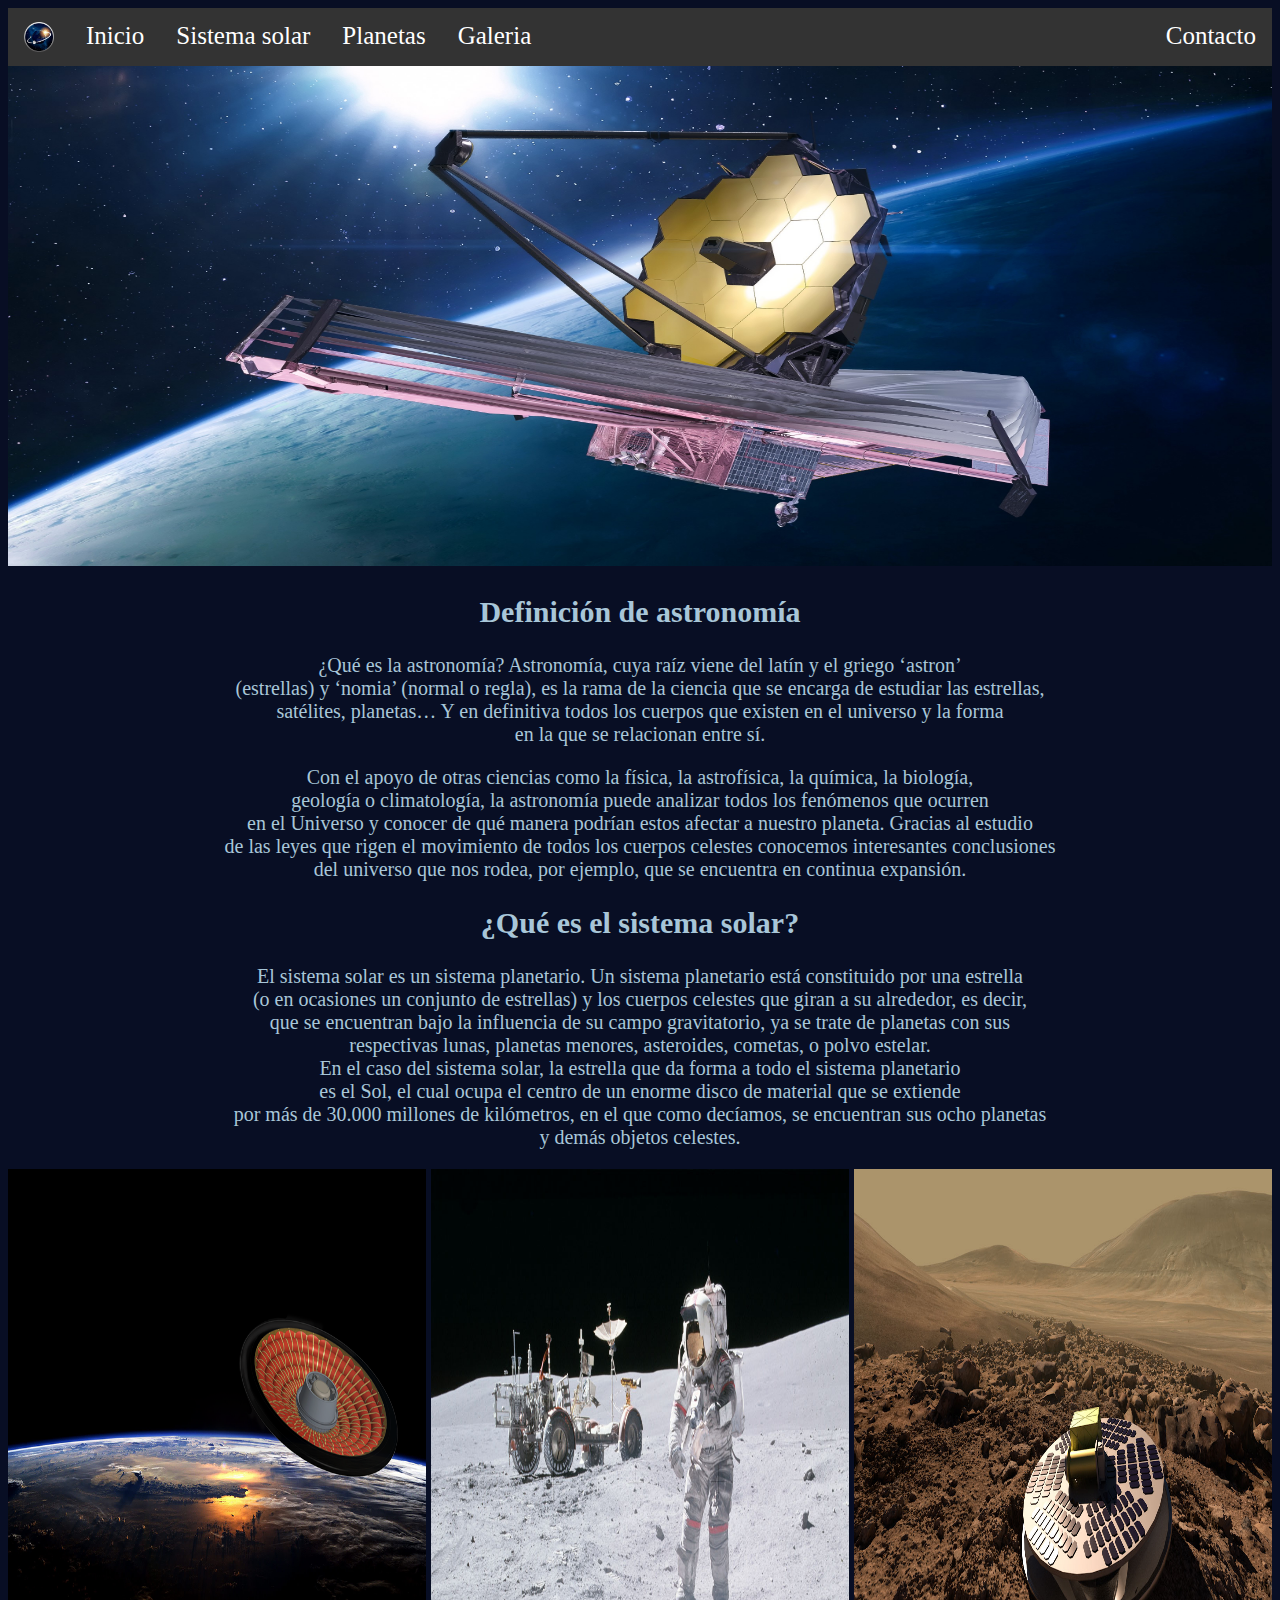
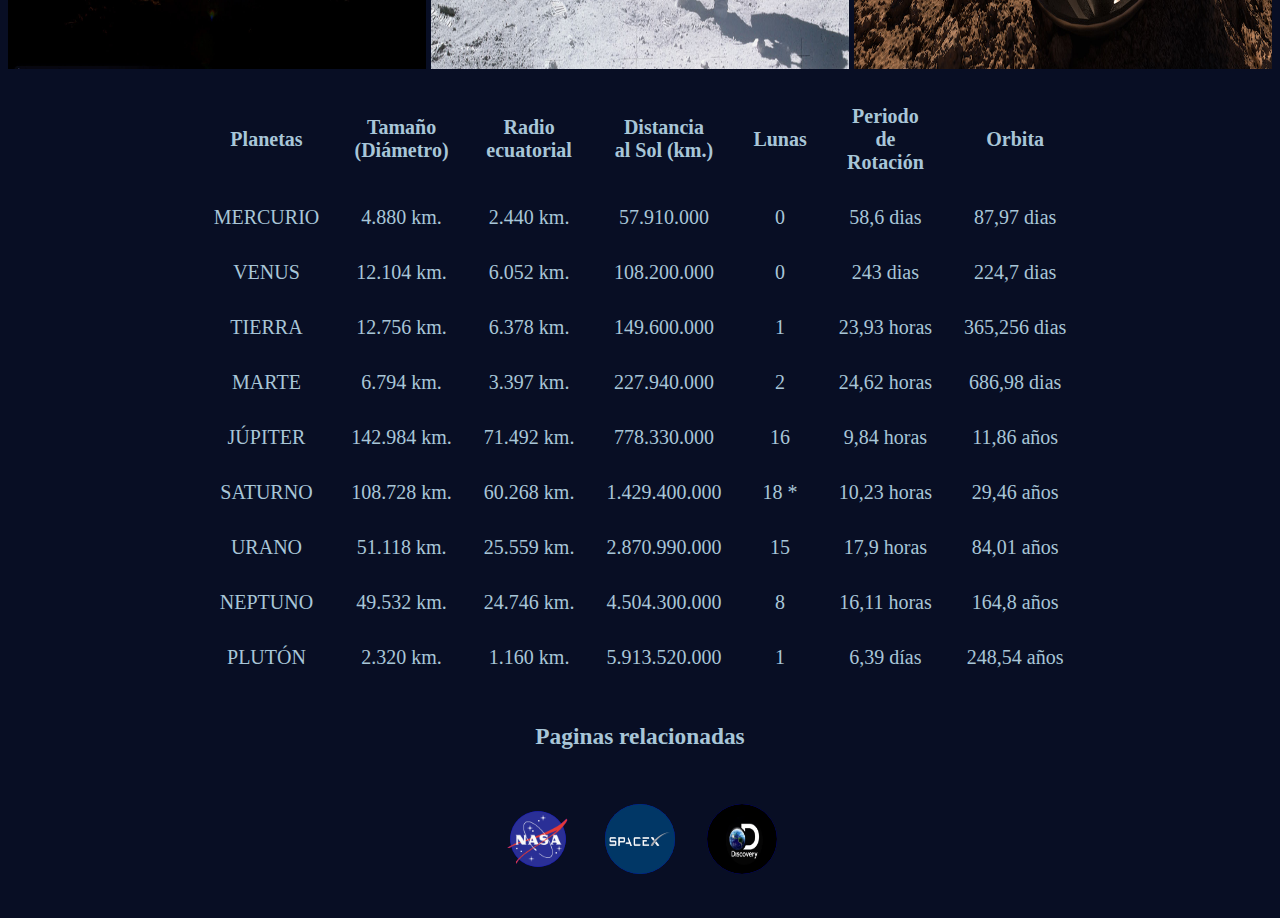
<file: index.html>
<!DOCTYPE html>
<html lang="en">
  <head>
    <meta charset="UTF-8" />
    <meta http-equiv="X-UA-Compatible" content="IE=edge" />
    <meta name="viewport" content="width=device-width, initial-scale=1.0" />
    <link rel="stylesheet" href="app.css" />
    <title>Cosmos</title>
    <link rel="icon" type="image/x-icon" href="icono.ico">
  </head>
  <body>
    <nav>
      <ul class="navbar">
        <li>
          <label for="" class="brand">
            <a href=""><img src="imagenes/logo.png" alt="" /> </a>
          </label>
        </li>
        <li class="titulos"><a href="index.html">Inicio</a></li>
        <li class="titulos">
          <a href="Paginas/sistemaSolar.html">Sistema solar</a>
        </li>
        <li class="titulos"><a href="Paginas/planetas.html">Planetas</a></li>
        <li class="titulos">
          <a href="Paginas/galeria.html">Galeria</a>
        </li>
        <li class="titulos" style="float: right">
          <a href="Paginas/contacto.html">Contacto</a>
        </li>
      </ul>
    </nav>

    <img src="imagenes/portada1.jpeg" />

   

    <div class="astronomia">
      <h2>Definición de astronomía</h2>

      <p>
        ¿Qué es la astronomía? Astronomía, cuya raíz viene del latín y el griego
        ‘astron’ <br />
        (estrellas) y ‘nomia’ (normal o regla), es la rama de la ciencia que se
        encarga de estudiar las estrellas,<br />
        satélites, planetas… Y en definitiva todos los cuerpos que existen en el
        universo y la forma <br />
        en la que se relacionan entre sí.<br />
      </p>

      <p>
        Con el apoyo de otras ciencias como la física, la astrofísica, la
        química, la biología,<br />
        geología o climatología, la astronomía puede analizar todos los
        fenómenos que ocurren <br />
        en el Universo y conocer de qué manera podrían estos afectar a nuestro
        planeta. Gracias al estudio<br />
        de las leyes que rigen el movimiento de todos los cuerpos celestes
        conocemos interesantes conclusiones <br />
        del universo que nos rodea, por ejemplo, que se encuentra en continua
        expansión.<br />
      </p>

      <h2>¿Qué es el sistema solar?</h2>
      <p class="parrafoSistema">
        El sistema solar es un sistema planetario. Un sistema planetario está
        constituido por una estrella <br />
        (o en ocasiones un conjunto de estrellas) y los cuerpos celestes que
        giran a su alrededor, es decir, <br />
        que se encuentran bajo la influencia de su campo gravitatorio, ya se
        trate de planetas con sus <br />
        respectivas lunas, planetas menores, asteroides, cometas, o polvo
        estelar.<br />

        En el caso del sistema solar, la estrella que da forma a todo el sistema
        planetario <br />
        es el Sol, el cual ocupa el centro de un enorme disco de material que se
        extiende <br />
        por más de 30.000 millones de kilómetros, en el que como decíamos, se
        encuentran sus ocho planetas <br />
        y demás objetos celestes. <br />
      </p>
    

      <div class="parent">
        <div class="div1"><img src="imagenes/inicioFoto3.jpeg" alt="" /> </div>
        <div class="div2"><img src="imagenes/inicioFoto4.jpeg" alt="" /> </div>
        <div class="div3"> <img src="imagenes/inicioFoto5.png" alt="" /></div>
        </div>





      <table class="tabla">
        <thead>
          <tr>
            <th>Planetas</th>
            <th>
              Tamaño<br />
              (Diámetro)
            </th>
            <th>
              Radio<br />
              ecuatorial
            </th>
            <th>
              Distancia<br />
              al Sol (km.)
            </th>
            <th>Lunas</th>
            <th>
              Periodo<br />
              de<br />
              Rotación<br />
            </th>
            <th>Orbita</th>
          </tr>
        </thead>
        <tbody>
          <tr>
            <td>MERCURIO</td>
            <td>4.880 km.</td>
            <td>2.440 km.</td>
            <td>57.910.000</td>
            <td>0</td>
            <td>58,6 dias</td>
            <td>87,97 dias</td>
          </tr>
          <tr>
            <td>VENUS</td>
            <td>12.104 km.</td>
            <td>6.052 km.</td>
            <td>108.200.000</td>
            <td>0</td>
            <td>243 dias</td>
            <td>224,7 dias</td>
          </tr>
          <tr>
            <td>TIERRA</td>
            <td>12.756 km.</td>
            <td>6.378 km.</td>
            <td>149.600.000</td>
            <td>1</td>
            <td>23,93 horas</td>
            <td>365,256 dias</td>
          </tr>
          <tr>
            <td>MARTE</td>
            <td>6.794 km.</td>
            <td>3.397 km.</td>
            <td>227.940.000</td>
            <td>2</td>
            <td>24,62 horas</td>
            <td>686,98 dias</td>
          </tr>
          <tr>
            <td>JÚPITER</td>
            <td>142.984 km.</td>
            <td>71.492 km.</td>
            <td>778.330.000</td>
            <td>16</td>
            <td>9,84 horas</td>
            <td>11,86 años</td>
          </tr>
          <tr>
            <td>SATURNO</td>
            <td>108.728 km.</td>
            <td>60.268 km.</td>
            <td>1.429.400.000</td>
            <td>18 *</td>
            <td>10,23 horas</td>
            <td>29,46 años</td>
          </tr>
          <tr>
            <td>URANO</td>
            <td>51.118 km.</td>
            <td>25.559 km.</td>
            <td>2.870.990.000</td>
            <td>15</td>
            <td>17,9 horas</td>
            <td>84,01 años</td>
          </tr>
          <tr>
            <td>NEPTUNO</td>
            <td>49.532 km.</td>
            <td>24.746 km.</td>
            <td>4.504.300.000</td>
            <td>8</td>
            <td>16,11 horas</td>
            <td>164,8 años</td>
          </tr>
          <tr>
            <td>PLUTÓN</td>
            <td>2.320 km.</td>
            <td>1.160 km.</td>
            <td>5.913.520.000</td>
            <td>1</td>
            <td>6,39 días</td>
            <td>248,54 años</td>
          </tr>
        </tbody>
      </table>


      


      <h3>Paginas relacionadas</h3>    
        <table class="links">
          <tbody>
            <tr>
              <td>
                <a href="https://www.nasa.gov/">
                  <img
                    class="imagen"
                    src="iconos/icons8-nasa-96.ico"
                  /><span></span>
                </a>
              </td>
              <td>
                <a href="https://www.spacex.com/">
                  <img
                    class="imagen"
                    src="iconos/SpaceXicono.ico"
                  />
                </a>
              </td>
              <td>
                <a href="https://www.tudiscovery.com/">
                  <img
                    class="imagen"
                    src="iconos/discover-nuevo-logo.ico"
                  />
                </a>
              </td>
            </tr>
          </tbody>
        </table>
      </footer>
    </div>
  </body>
</html>
</file>
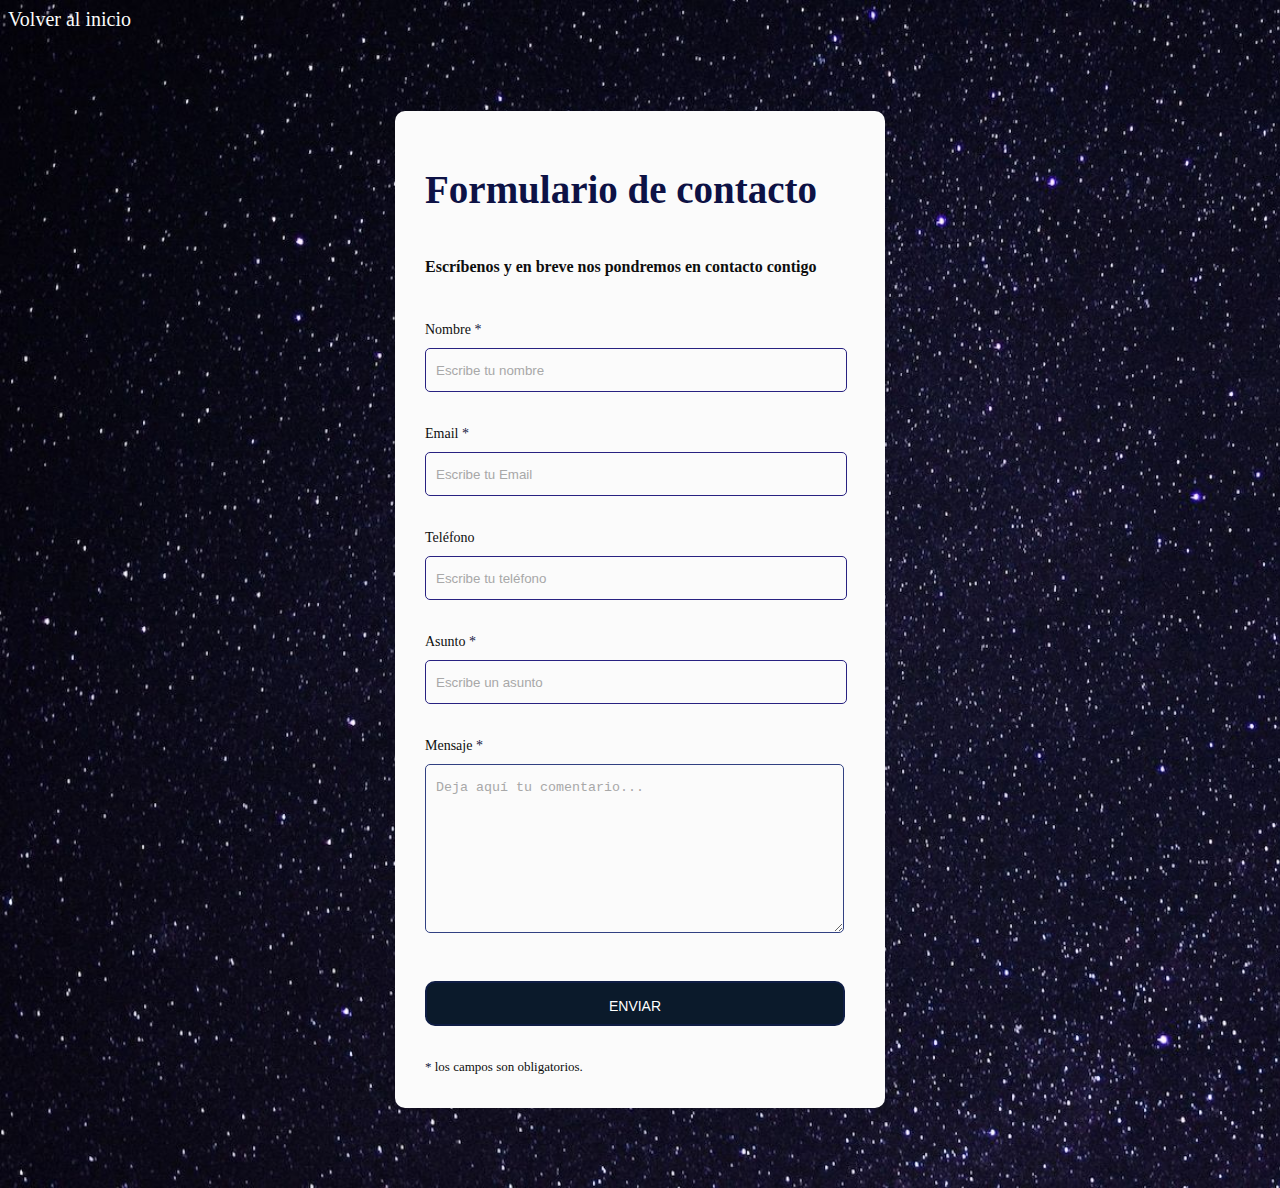
<file: Paginas/contacto.html>
<!DOCTYPE html>
<html lang="en">
<head>
    <meta charset="UTF-8">
    <meta http-equiv="X-UA-Compatible" content="IE=edge">
    <meta name="viewport" content="width=device-width, initial-scale=1.0">
    <link rel="stylesheet" href="contacto.css" />
    <title>Contacto</title>
</head>
<body>

          
          
          <a class="volver" href="../index.html">Volver al inicio</a> 
          <div class="contact_form">
        
            <div class="formulario">      
              <h1>Formulario de contacto</h1>
                <h3>Escríbenos y en breve nos pondremos en contacto contigo</h3>
        
        
                  <form action="submeter-formulario.php" method="post">       
        
                    
                        <p>
                          <label for="nombre" class="colocar_nombre">Nombre
                            <span class="obligatorio">*</span>
                          </label>
                            <input type="text" name="introducir_nombre" id="nombre" required="obligatorio" placeholder="Escribe tu nombre">
                        </p>
                      
                        <p>
                          <label for="email" class="colocar_email">Email
                            <span class="obligatorio">*</span>
                          </label>
                            <input type="email" name="introducir_email" id="email" required="obligatorio" placeholder="Escribe tu Email">
                        </p>
                    
                        <p>
                          <label for="telefone" class="colocar_telefono">Teléfono
                          </label>
                            <input type="tel" name="introducir_telefono" id="telefono" placeholder="Escribe tu teléfono">
                        </p>    
                      
                         
                      
                        <p>
                          <label for="asunto" class="colocar_asunto">Asunto
                            <span class="obligatorio">*</span>
                          </label>
                            <input type="text" name="introducir_asunto" id="assunto" required="obligatorio" placeholder="Escribe un asunto">
                        </p>    
                      
                        <p>
                          <label for="mensaje" class="colocar_mensaje">Mensaje
                            <span class="obligatorio">*</span>
                          </label>                     
                                            <textarea name="introducir_mensaje" class="texto_mensaje" id="mensaje" required="obligatorio" placeholder="Deja aquí tu comentario..."></textarea> 
                                        </p>                    
                      
                        <button type="submit" name="enviar_formulario" id="enviar"><p>Enviar</p></button>
        
                        <p class="aviso">
                          <span class="obligatorio"> * </span>los campos son obligatorios.
                        </p>          
                    
                  </form>
            </div>  
          </div>
     
       

</body>
</html>
</file>
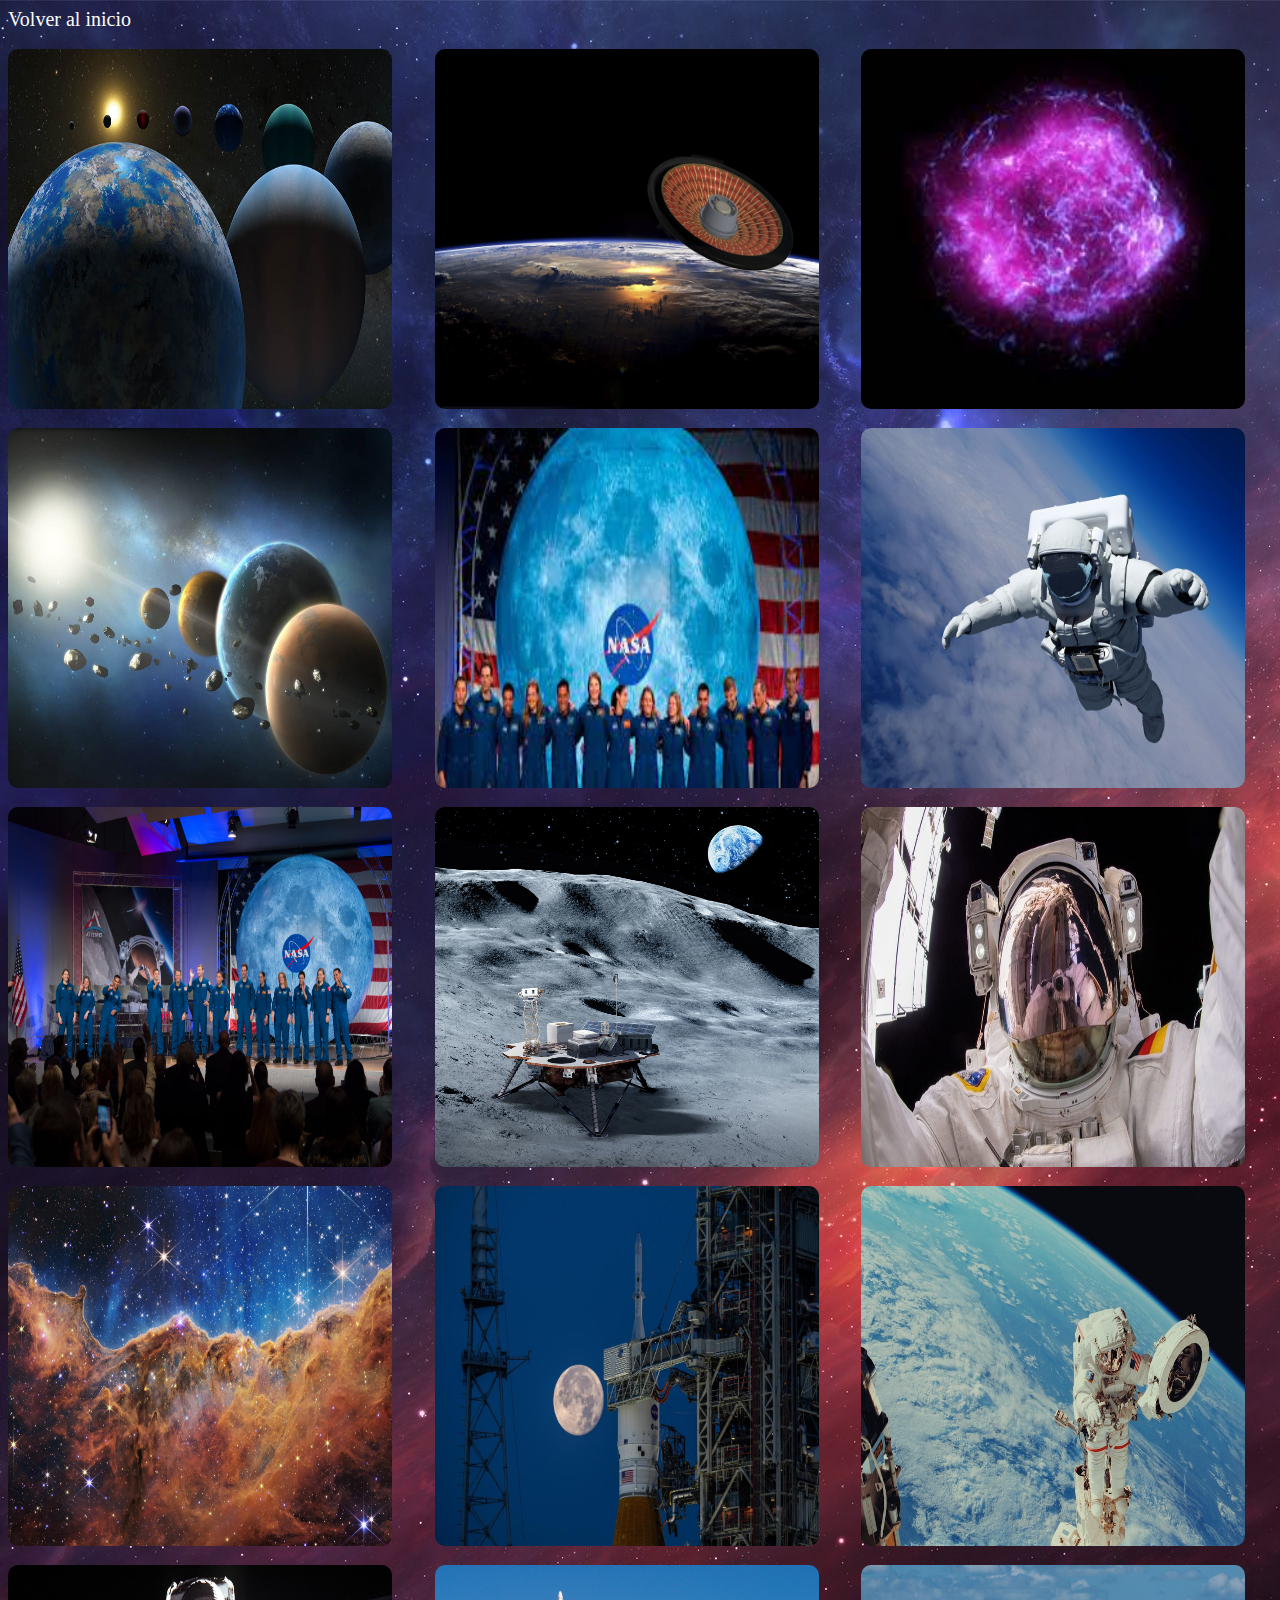
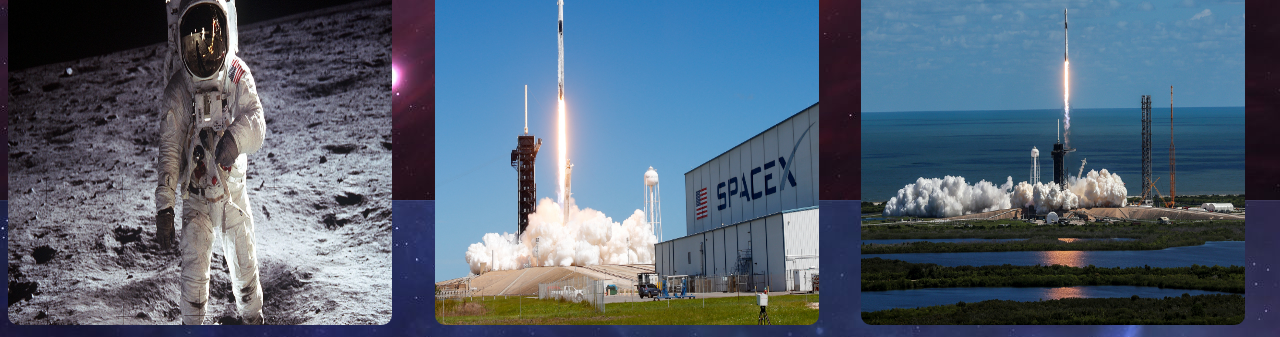
<file: Paginas/galeria.html>
<!DOCTYPE html>
<html lang="en">
<head>
    <meta charset="UTF-8">
    <meta http-equiv="X-UA-Compatible" content="IE=edge">
    <meta name="viewport" content="width=device-width, initial-scale=1.0">
    <link rel="stylesheet" href="galeria.css" />
    <title>Galeria</title>
</head>
<body>
    <div><a class="volver" href="../index.html">Volver al inicio</a></div>
    <br>
   <div class="parent">
        <div class="div1"><img src="../galeria/foto1.jpeg" alt="" /> </div>
        <div class="div2"> <img src="../galeria/foto2.jpeg" alt="" /></div>
        <div class="div3"><img src="../galeria/foto3.jpeg" alt="" /> </div>
        <div class="div4"> <img src="../galeria/foto4.jpeg" alt="" /></div>
        <div class="div5"> <img src="../galeria/foto5.jpeg" alt="" /></div>
        <div class="div6"> <img src="../galeria/foto6.jpeg" alt="" /></div>
        <div class="div7">  <img src="../galeria/foto7.jpeg" alt="" /></div>
        <div class="div8"> <img src="../galeria/foto8.webp" alt="" /></div>
        <div class="div9"> <img src="../galeria/foto9.jpeg" alt="" /></div>
        <div class="div10"> <img src="../galeria/foto10.jpeg" alt="" /></div>
        <div class="div11"><img src="../galeria/foto11.jpeg" alt="" /></div>
        <div class="div12"> <img src="../galeria/foto12.png" alt="" /></div>
        <div class="div13"><img src="../galeria/foto14.webp" alt="" /></div>
        <div class="div14"><img src="../galeria/foto13.jpeg" alt="" /></div>
        <div class="div15"> <img src="../galeria/foto15.jpeg" alt="" /></div>
     
        </div>

        
</body>
</html>
</file>
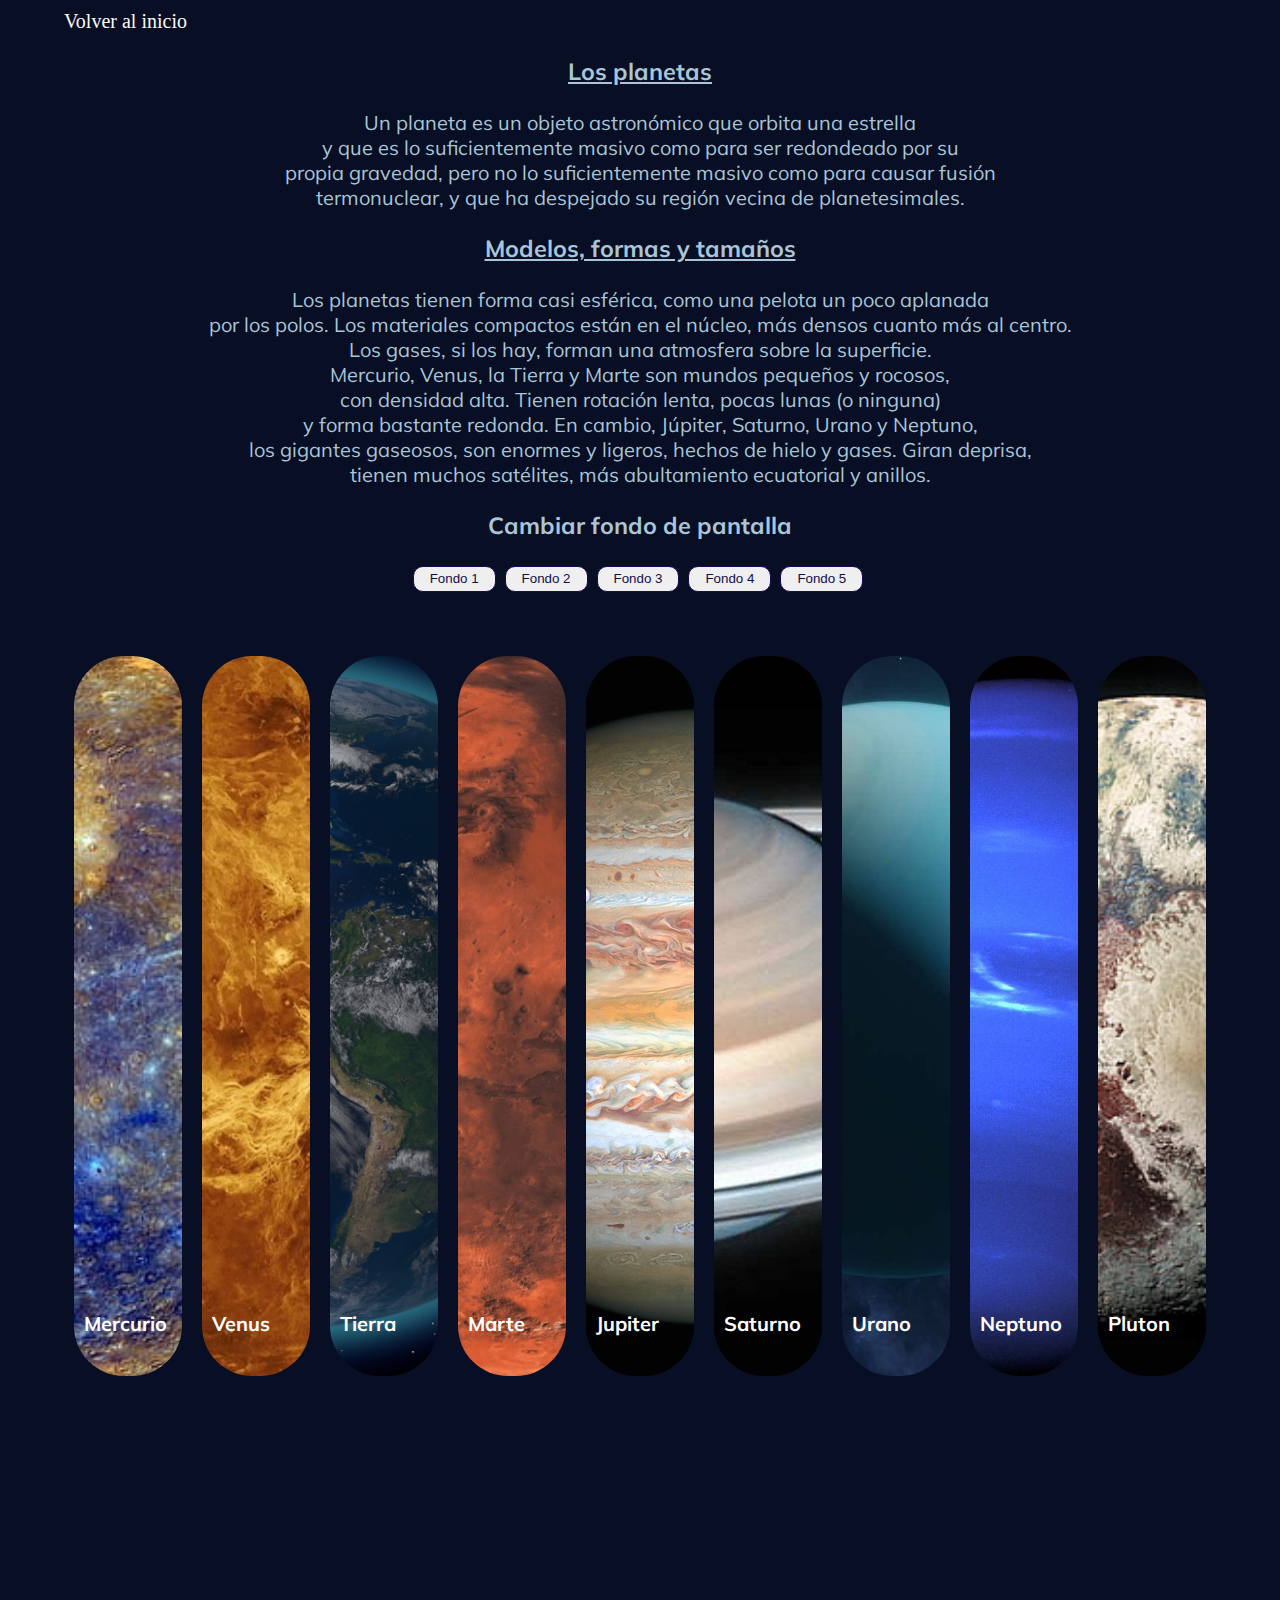
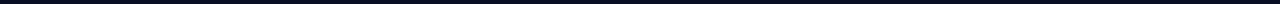
<file: Paginas/planetas.html>
<!DOCTYPE html>
<html lang="en">
  <head>
    <meta charset="UTF-8" />
    <meta http-equiv="X-UA-Compatible" content="IE=edge" />
    <meta name="viewport" content="width=device-width, initial-scale=1.0" />
    <link rel="stylesheet" href="planetas.css" />
    <title>Planetas</title>
  </head>
  <body>
    <div>
      <div><a class="volver" href="../index.html">Volver al inicio</a></div>



      <div class="planetasResumen">
        <h3> <u>Los planetas</u></h3>
        <p>
          Un planeta es un objeto astronómico que orbita una estrella <br />
          y que es lo suficientemente masivo como para ser redondeado por su<br />
          propia gravedad, pero no lo suficientemente masivo como para causar
          fusión <br />
          termonuclear, y que ha despejado su región vecina de planetesimales.
        </p>

<p>
 <h3> <u>Modelos, formas y tamaños</u></h3>
Los planetas tienen forma casi esférica, como una pelota un poco aplanada <br />
por los polos.

Los materiales compactos están en el núcleo, más densos cuanto más al centro.<br />
 Los gases, si los hay, forman una atmosfera sobre la superficie.<br />

 Mercurio, Venus, la Tierra y Marte son mundos pequeños y rocosos,<br />
  con densidad alta. Tienen rotación lenta, pocas lunas (o ninguna) <br />
  y forma bastante redonda. En cambio, Júpiter, Saturno, Urano y Neptuno, <br />
  los gigantes gaseosos, son enormes y ligeros, hechos de hielo y gases. Giran deprisa,<br />
   tienen muchos satélites, más abultamiento ecuatorial y anillos.
</p>
<h3 class="">Cambiar fondo de pantalla</h3>
        <button  class="button" onclick="fondo1()">Fondo 1</button>
        <button class="button"  onclick="fondo2()">Fondo 2</button>
        <button class="button"  onclick="fondo3()">Fondo 3</button>
        <button class="button"  onclick="fondo4()">Fondo 4</button>
        <button class="button"  onclick="fondo5()">Fondo 5</button>
      </div>

      <div class="container">
        <div
          class="panel active mercury"
         
        >
          <h3>Mercurio</h3>
        </div>

        <div
          class="panel active venus">
          <h3>Venus</h3>
        </div>

        <div
          class="panel active earth" >
          <h3>Tierra</h3>
        </div>

        <div
          class="panel active mars" >
          <h3>Marte</h3>
        </div>

        <div
          class="panel active jupiter"
 >
          <h3>Jupiter</h3>
        </div>

        <div
          class="panel active saturn "
  >
          <h3>Saturno</h3>
        </div>

        <div
          class="panel active uranus"
>
          <h3>Urano</h3>
        </div>

        <div
          class="panel active neptune"
 >
          <h3>Neptuno</h3>
        </div>

        <div
          class="panel active pluto"
 >
          <h3>Pluton</h3>
        </div>
      </div>
      <script src="planetas.js"></script>


      <div class="container">
        <div class="carousel">
          <div class="carousel__face"><span></span></div>
          <div class="carousel__face"><span></span></div>
          <div class="carousel__face"><span></span></div>
          <div class="carousel__face"><span></span></div>
          <div class="carousel__face"><span></span></div>
          <div class="carousel__face"><span></span></div>
          <div class="carousel__face"><span></span></div>
          <div class="carousel__face"><span></span></div>
          <div class="carousel__face"><span></span></div>
        </div>
      </div>
     

    </div>




  </body>
</html>
</file>
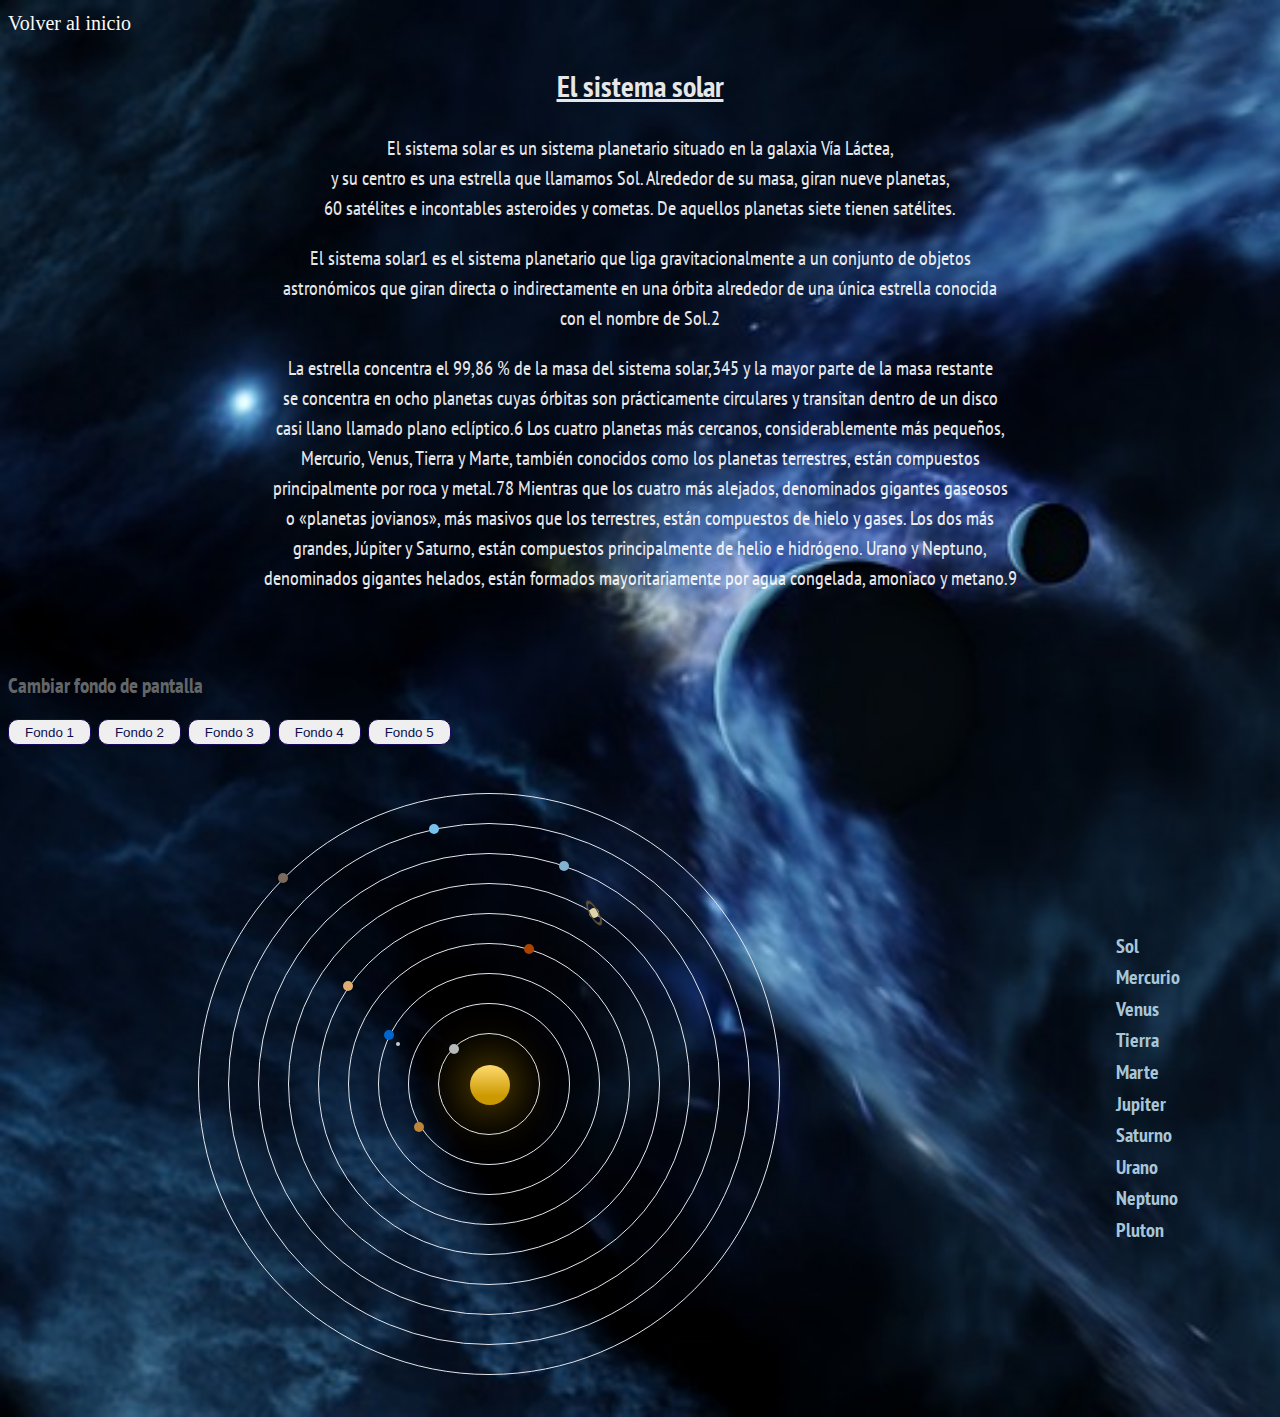
<file: Paginas/sistemaSolar.html>
<!DOCTYPE html>
<html lang="en">
  <head>
    <meta charset="UTF-8" />
    <meta http-equiv="X-UA-Compatible" content="IE=edge" />
    <meta name="viewport" content="width=device-width, initial-scale=1.0" />
    <link rel="stylesheet" href="sistemaSolar.css" />
    <script src="sistemaSolar.js"></script>
    <title>Sistema solar</title>
  </head>
  <body>

    
    
 <a class="volver" href="../index.html">Volver al inicio</a>
 <div class="sistemadiv ">


  

  <h2 ><u>El sistema solar</u></h2>
  
  <p>
    El sistema solar es un sistema planetario situado en la galaxia Vía Láctea,<br>
     y su centro es una estrella que llamamos Sol. Alrededor de su masa, giran nueve planetas,<br>
      60 satélites e incontables asteroides y cometas. De aquellos planetas siete tienen satélites.</p>
      El sistema solar1​ es el sistema planetario que liga gravitacionalmente a un conjunto de objetos <br>
      astronómicos que giran directa o indirectamente en una órbita alrededor de una única estrella conocida <br>
      con el nombre de Sol.2​
  </p>
  <p>
      La estrella concentra el 99,86 % de la masa del sistema solar,3​4​5​ y la mayor parte de la masa restante <br>
      se concentra en ocho planetas cuyas órbitas son prácticamente circulares y transitan dentro de un disco <br>
      casi llano llamado plano eclíptico.6​ Los cuatro planetas más cercanos, considerablemente más pequeños, <br>
      Mercurio, Venus, Tierra y Marte, también conocidos como los planetas terrestres, están compuestos <br>
      principalmente por roca y metal.7​8​ Mientras que los cuatro más alejados, denominados gigantes gaseosos<br>
       o «planetas jovianos», más masivos que los terrestres, están compuestos de hielo y gases. Los dos más<br>
        grandes, Júpiter y Saturno, están compuestos principalmente de helio e hidrógeno. Urano y Neptuno,<br>
         denominados gigantes helados, están formados mayoritariamente por agua congelada, amoniaco y metano.9​
        </p><br>

       
       
        </div>


       

        <h2 class="">Cambiar fondo de pantalla</h2>
        <button class="button" onclick="fondo1()">Fondo 1</button>
        <button class="button"  onclick="fondo2()">Fondo 2</button>
        <button class="button"  onclick="fondo3()">Fondo 3</button>
        <button class="button"  onclick="fondo4()">Fondo 4</button>
        <button class="button"  onclick="fondo5()">Fondo 5</button>



 
    <div class="clearfix">

        <ul class="solarsystem">
          <li class="Sol"><a href="#Sol"><span>Sol</span></a></li>
          <li class="Mercurio"><a href="#Mercurio"><span>Mercurio</span></a></li>
          <li class="venus"><a href="#venus"><span>Venus</span></a></li>
          <li class="Tierra"><a href="#Tierra"><span>Tierra<span class="Luna"> &amp; Luna</span></span></a></li>
          <li class="Marte"><a href="#Marte"><span>Marte</span></a></li>
          <li class="asteroids_meteorids"><span>Asteroids &amp; Meteorids</span></li>
          <li class="jupiter"><a href="#jupiter"><span>Jupiter</span></a></li>
          <li class="Saturno"><a href="#Saturno"><span>Saturno &amp; <span class="ring">Ring</span></span></a></li>
          <li class="Urano"><a href="#Urano"><span>Urano</span></a></li>
          <li class="Neptuno"><a href="#Neptuno"><span>Neptuno</span></a></li>
          <li class="Pluton"><a href="#Pluton"><span>Pluton</span></a></li>
        </ul>
        
        <ul id="descriptions">
            <li>
            <h2 id="Sol">Sol</h2>
            <p>El Sol es una estrella, una bola caliente de gases brillantes en el corazón de nuestro sistema solar. Su influencia se extiende mucho más allá de las órbitas de los distantes Neptuno y Plutón. Sin la intensa energía y el calor del Sol, no habría vida en la Tierra. Y aunque es especial para nosotros, hay miles de millones de estrellas como nuestro Sol esparcidas por la galaxia de la Vía Láctea.</p>
            </li>
            
            <li>
            <h2 id="Mercurio">Mercurio</h2>
            <p>Mercurio, abrasado por el sol, es solo un poco más grande que la Luna de Tierra. Al igual que el Luna, Mercurio tiene muy poca atmósfera para detener los impactos y está cubierto de cráteres. El lado diurno de Mercurio está súper calentado por el Sol, pero por la noche las temperaturas bajan cientos de grados bajo cero. El hielo puede incluso existir en los cráteres. La órbita en forma de huevo de Mercurio lo lleva alrededor del Sol cada 88 días.</p>
            </li>
            
            <li>
            <h2 id="venus">Venus</h2>
            <p>Venus es un mundo oscuro de intenso calor y actividad volcánica.
              Similar en estructura y tamaño a la Tierra, la espesa y tóxica atmósfera de Venus atrapa el calor
              en un 'efecto invernadero' fuera de control. El mundo chamuscado tiene temperaturas lo suficientemente altas como para derretir el plomo.
               Vislumbres debajo de las nubes revelan volcanes y montañas deformadas. Venus gira lentamente en el
               dirección opuesta de la mayoría de los planetas.</p>
            </li>
            
            <li>
            <h2 id="Tierra">Tierra</h2>
            <p>Tierra es un planeta océano. La abundancia de agua (y vida) de nuestro mundo natal lo hace único
              en nuestro sistema solar. Otros planetas, además de algunas Lunas, tienen hielo, atmósferas, estaciones e incluso clima,
               pero solo en Tierra toda la mezcla complicada se une de una manera que fomenta la vida, y mucha.</p>
            </li>
            
            <li>
            <h2 id="Marte">Marte</h2>
            <p>Aunque los detalles de la superficie de Marte son difíciles de ver desde Tierra, las observaciones del telescopio muestran
              características que cambian según la estación y manchas blancas en los polos. Durante décadas, la gente especuló que
              áreas brillantes y oscuras en Marte eran parches de vegetación, que Marte podría ser un lugar probable para
              formas de vida, y que el agua podría existir en los casquetes polares. Cuando la nave espacial Mariner 4 pasó volando
              Marte en 1965, muchos se sorprendieron al ver fotografías de una superficie sombría y llena de cráteres. Marte parecía
              ser un planeta muerto. Sin embargo, misiones posteriores han demostrado que Marte es un miembro complejo de la
              sistema solar y guarda muchos misterios aún por resolver.</p>
            </li>
            
            <li>
            <h2 id="jupiter">Jupiter</h2>
            <p>El planeta más masivo de nuestro sistema solar, con cuatro Lunas grandes y muchas Lunas más pequeñas,
              Júpiter forma una especie de sistema solar en miniatura. Júpiter se asemeja a una estrella en composición. En
              De hecho, si hubiera sido unas 80 veces más masivo, se habría convertido en una estrella en lugar de un planeta.</p>
            </li>
            
            <li>
            <h2 id="Saturno">Saturno</h2>
            <p>Saturno era el más distante de los cinco planetas conocidos por los antiguos. Como Júpiter, Saturno
              está hecho principalmente de hidrógeno y helio. Su volumen es 755 veces mayor que el de Tierra.
              Los vientos en la atmósfera superior alcanzan los 500 metros (1.600 pies) por segundo en la región ecuatorial.
               Estos vientos súper rápidos, combinados con el calor que se eleva desde el interior del planeta, hacen que el
                bandas amarillas y doradas visibles en la atmósfera.</p>
            </li>
            
            <li>
            <h2 id="Urano">Urano</h2>
            <p>El primer planeta encontrado con la ayuda de un telescopio, Urano fue descubierto en 1781 por el astrónomo
              Guillermo Herschel. El séptimo planeta desde el Sol está tan distante que tarda 84 años en completar una órbita.</p>
            </li>
            
            <li>
            <h2 id="Neptuno">Neptuno</h2>
            <p>A casi 4.500 millones de kilómetros (2.800 millones de millas) del Sol, Neptuno orbita alrededor del Sol una vez cada
              165 años. Es invisible a simple vista debido a su extrema distancia de la Tierra. Curiosamente,
              la inusual órbita elíptica del planeta enano Plutón lleva a Plutón dentro de la órbita de Neptuno por un
               Período de 20 años de cada 248 años Tierra</p>
            </li>
            
            <li>
            <h2 id="Pluton">Pluton</h2>
            <p>Plutón, pequeño, frío e increíblemente distante, fue descubierto en 1930 y durante mucho tiempo se consideró el
              noveno planeta. Pero después de los descubrimientos de mundos intrigantes similares aún más lejanos, Plutón fue
              reclasificado como planeta enano. Esta nueva clase de mundos puede ofrecer algunas de las mejores pruebas de la
              Orígenes de nuestro sistema solar.</p>
            </li>
        </ul>
        
      </div>

    


  </body>



</html>
</file>
<file: app.css>
body {
  background: #080e24
    url(http://neography.com/experiment/circles/solarsystem/bg.jpg) repeat;
  color: #626668;
}

img {
  width: 100%;
  height: 500px;
}

.brand img {
  width: 30px;
  height: 30px;
}

.astronomia {
  text-align: center;
  font-size: 20px;
  color: #a8c6d8;
}

.titulos {
  color: #386077;
  font-size: 25px;
  text-decoration: none;
}

.parrafoSistema {
  text-align: center;
  font-size: 20px;
  color: #a8c6d8;
}

.parent {
  display: grid;
  grid-template-columns: repeat(3, 1fr);
  grid-template-rows: 1fr;
  grid-column-gap: 5px;
  grid-row-gap: 0px;
  
  }
  
  .div1 {
  
    grid-area: 1 / 3 / 2 / 4;
   } 
  .div2 { 
  
    grid-area: 1 / 2 / 2 / 3; }
  .div3 {
 
  
    grid-area: 1 / 1 / 2 / 2; }

.titulos:hover::before {
  transform: scale(2);
}

.titulos:hover {
  -webkit-transition: all 0.15s ease-in;
  -moz-transition: all 0.15s ease-in;
  -o-transition: all 0.15s ease-in;
  transition: all 0.15s ease-in;

  color: #ffffff;

  text-shadow: 0 0 5px #beb446;
}

ul {
  list-style-type: none;
  margin: 0;
  padding: 0;
  overflow: hidden;
  background-color: #333;
}

li {
  float: left;
}

li a {
  display: flex;
  color: white;
  text-align: center;
  padding: 14px 16px;
  text-decoration: none;
}

/* Change the link color to #111 (black) on hover */
li a:hover {
  background-color: #111;
  border-radius: 5px;
}

.tabla {
  align-items: center;
  text-align: center;
  font-size: 20px;
  color: #a8c6d8;
  border: 4px;
  border-spacing: 30px;
  margin: 0px auto;
}

.imagen {
  border-radius: 50px;
  width: 70px;
  height: 70px;
  filter: drop-shadow(0 0 0);
  /* filter: contrast(0); */
  /* filter: grayscale(1); */
  /*  filter: opacity(0);*/
  /* filter: blur(0); */
}


.imagen:hover{
  transition: 1s;
  filter: drop-shadow(0 0 2rem rgb(255, 255, 255));
  /* filter: contrast(1); */
 /* filter: grayscale(50%); */
  /* filter: opacity(0.5); */  
  /* filter: blur(4px); */


}

.imagen:hover:after{
   transition: 1s; 
  /* filter: drop-shadow(30px 10px 4px #4444dd); */
  /* filter: contrast(2); */
  /* filter: grayscale(0); */
  /* filter: opacity(1); */  
  /* filter: blur(1.5rem); */
  
}







.links {
  align-items: center;
  text-align: center;
  font-size: 20px;
  color: #a8c6d8;
  border: 4px;
  border-spacing: 30px;
  margin: 0px auto;
}
</file>
<file: Paginas/contacto.css>
@import url(https://fonts.googleapis.com/css?family=Noto+Sans);


body{
    background-image: 
    url(../imagenes/contactoFondo.jpeg) ;
  background-size: cover;
  scroll-behavior: smooth;
}

.volver{
    text-align: center;
  color: rgb(251, 251, 250);
  font-size: 20px;
  font-family: 'Times New Roman', Times, serif;
  text-decoration: none;
}



.contact_form{  
  width: 460px; 
  height: auto;
  margin: 80px auto;
  border-radius: 10px;  
  padding-top: 30px;
  padding-bottom: 20px;  
  background-color: #fbfbfb; 
  padding-left: 30px; 
}


input{
  background-color: #fbfbfb; 
  width: 408px; 
  height: 40px; 
  border-radius: 5px;  
  border-style: solid; 
  border-width: 1px; 
  border-color: #282281; 
  margin-top: 10px;  
  padding-left: 10px;
  margin-bottom: 20px; 
}


textarea{
  background-color: #fbfbfb; 
  width: 405px; 
  height: 150px; 
  border-radius: 5px;  
  border-style: solid; 
  border-width: 1px; 
  border-color: #314182; 
  margin-top: 10px;  
  padding-left: 10px;
  margin-bottom: 20px; 
  padding-top: 15px; 
}


label{
  display: block; 
  float: center;  
}


button{
  height: 45px; 
  padding-left: 5px;
  padding-right: 5px;   
  margin-bottom: 20px; 
  margin-top: 10px;   
  text-transform: uppercase;
  background-color: #0b1a2b; 
  border-color: #0f1d44; 
  border-style: solid; 
  border-radius: 10px;  
  width: 420px;   
  cursor: pointer;
}


button p{
  color: #fff; 
}


span{
  color: #13163e; 
}


.aviso{
  font-size: 13px;  
  color: #0e0e0e;  
}


h1{
  font-size: 39px;  
  text-align: letf; 
  padding-bottom: 20px; 
  color: #0d1245;
}


h3{
  font-size: 16px; 
  padding-bottom: 30px;
  color: #0e0e0e;   
}


p{
  font-size: 14px; 
  color: #0e0e0e; 
}


::-webkit-input-placeholder {
 color: #a8a8a8;
}


::-webkit-textarea-placeholder {
 color: #a8a8a8;
}


.formulario input:focus{
  outline:0;
  border: 1px solid #000000;
}


.formulario textarea:focus{
  outline:0;
  border: 1px solid #000000;
}
</file>
<file: Paginas/galeria.css>
body {
  
    background: #080e24
      url(../imagenes/fondo2.jpeg) repeat;
    color: #626668;
  }
  
.volver {
  
    text-align: start;
    color: rgb(251, 251, 250);
    font-size: 20px;
    font-family: "Times New Roman", Times, serif;
    text-decoration: none;
  }
  

 
 .parent {
margin: auto;
    display: grid;
    grid-template-columns: repeat(3, 1fr);
    grid-template-rows: repeat(3, 1fr);
    
    grid-row-gap: 15px;
    width: 100vw;
    }
    
    .div1 { grid-area: 1 / 1 / 2 / 2; }
    .div2 { grid-area: 1 / 2 / 2 / 3; }
    .div3 { grid-area: 1 / 3 / 2 / 4; }
    .div4 { grid-area: 2 / 3 / 3 / 4; }
    .div5 { grid-area: 2 / 2 / 3 / 3; }
    .div6 { grid-area: 2 / 1 / 3 / 2; }
    .div7 { grid-area: 3 / 1 / 4 / 2; }
    .div8 { grid-area: 3 / 2 / 4 / 3; }
    .div9 { grid-area: 3 / 3 / 4 / 4; }
    .div10 { grid-area: 4 / 3 / 5 / 4; }
    .div11 { grid-area: 4 / 2 / 5 / 3; }
    .div12 { grid-area: 4 / 1 / 5 / 2; }
    .div13 { grid-area: 5 / 1 / 6 / 2; }
    .div14 { grid-area: 5 / 2 / 6 / 3; }
    .div15 { grid-area: 5 / 3 / 6 / 4; }
    img{
        width: 30vw;
        height: 40vh;
        border-radius: 10px;
      border-color: antiquewhite;
       
    }
</file>
<file: Paginas/planetas.css>
@import url("https://fonts.googleapis.com/css2?family=muli&display=swamp");

* {
  box-sizing: border-box;
}

body {
  font-family: "Muli", sans-serif;
  display: flex;
  align-items: center;
  justify-content: center;
  height: 50%;

  margin-top: 10px;
  background: #080e24
    url(https://cdn.pixabay.com/photo/2017/08/18/04/16/space-2653754_960_720.jpg);
  background-size: cover;
  overflow: scroll;
}




.planetasResumen{
  text-align: center;
  font-size: 20px;
  color: #a8c6d8;
}

.container {
  margin-top: 50px;
  display: flex;
  width: 90vw;
  height: 50vh;
}

.panel {
  background-size: auto 110%;
  background-position: center;
  background-repeat: no-repeat;
  height: 80vh;
  border-radius: 50px;
  color: #fff;
  cursor: pointer;
  flex: 0.5;
  margin: 10px;
  position: relative;
  transition: flex 0.7s ease-in;
  -webkit-transition: all 700ms ease-in;
}

.panel h3 {
  font-size: 20px;
  position: absolute;
  bottom: 20px;
  left: 10px;
  margin: 2;
  opacity: 0;
}

.panel.active {
  flex: 5;
}

.panel.active h3 {
  opacity: 1;
  transition: opacity 0.3s ease-in 0.4s;
}

@media (max-width: 480px) {
  .container {
    width: 100vw;
  }

  .panel:nth-of-type(4),
  .panel:nth-of-type(5) {
    display: none;
  }
}

.volver {
  
  text-align: start;
  color: rgb(251, 251, 250);
  font-size: 20px;
  font-family: "Times New Roman", Times, serif;
  text-decoration: none;
}

.cambiarFondo{
  color: rgb(251, 251, 250);
  font-size: 20px;
  font-family: 'Times New Roman', Times, serif;
  text-decoration: none;
}

.button{

  display:inline-block;
padding:0.35em 1.2em;
border:0.1em solid #1a085b;
margin:0 0.3em 0.3em 0;
border-radius:0.12em;
box-sizing: border-box;
text-decoration:none;
font-family:'Roboto',sans-serif;
font-weight:300;
color:#110e4e;
text-align:center;
transition: all 0.2s;
border-radius: 10px;
  
}

.button:hover{
  
  filter: drop-shadow(0 0 2rem rgb(255, 255, 255));
  color:#ffffff;
  background: rgb(63,184,251);
  background: radial-gradient(circle, rgba(63,184,251,1) 0%, rgba(0,9,92,1) 64%);
}
  @media all and (max-width:30em){
  a.button1{
  display:block;
  margin:0.4em auto;
  }
  }

.mercury{
  background-image: url(../imagenes/mercurio.jpeg);
}

.venus{
  background-image: url(../imagenes/venus.jpeg);

}

.earth{
  background-image: url(../imagenes/Tierra_planeta.jpeg);
}

.mars{
  background-image: url(../imagenes/marte.jpeg);

}
.jupiter{
  background-image: url(../imagenes/jupiter.jpeg);
}
.saturn{
  background-image: url(../imagenes/saturno.jpg);
}
.uranus{
  background-image: url(../imagenes/urano.jpeg);
}
.neptune{
  background-image: url(../imagenes/neptuno.jpeg);
}
.pluto{
  background-image: url(../imagenes/pluton.jpeg);
}

#myVideo {
  position: fixed;
  right: 0;
  bottom: 0;
  min-width: 100%;
  min-height: 50%;
}

/* Add some content at the bottom of the video/page */
.content {
  position: relative;
  bottom: 0;
  background: rgba(0, 0, 0, 0.5);
  color: #f1f1f1;
  width: 100%;
  padding: 20px;
}

/* Style the button used to pause/play the video */
#myBtn {
  width: 200px;
  font-size: 18px;
  padding: 10px;
  border: none;
  background: #000;
  color: #fff;
  cursor: pointer;
}

#myBtn:hover {
  background: #ddd;
  color: black;
}
</file>
<file: Paginas/sistemaSolar.css>
@import url("https://fonts.googleapis.com/css?family=PT+Sans+Narrow");

body {
    font: 14px/1.5 "PT Sans Narrow", sans-serif;
    background: #080e24 url(../imagenes/sistemaFondo.jpg) ;
    background-size: cover;
    color: #626668;
}

.volver{
    text-align: center;
  color: rgb(251, 251, 250);
  font-size: 20px;
  font-family: 'Times New Roman', Times, serif;
  text-decoration: none;
}



.sistemadiv{
    text-align: center;
    text-decoration: solid;
    font-size: 20px;
    color: #ffffff;
    
    opacity: 0.9;
  margin-left: 100px;
   margin-right: 100px;
   padding-bottom: 10px;
   border-radius: 20px; 

}

.cambiarFondo{
    color: rgb(251, 251, 250);
    font-size: 20px;
    font-family: 'Times New Roman', Times, serif;
    text-decoration: none;
}

.button{

    display:inline-block;
padding:0.35em 1.2em;
border:0.1em solid #1a085b;
margin:0 0.3em 0.3em 0;
border-radius:0.12em;
box-sizing: border-box;
text-decoration:none;
font-family:'Roboto',sans-serif;
font-weight:300;
color:#110e4e;
text-align:center;
transition: all 0.2s;
border-radius: 10px;
    
}

.button:hover{
   
    filter: drop-shadow(0 0 2rem rgb(255, 255, 255));
    color:#ffffff;
    background: rgb(63,184,251);
    background: radial-gradient(circle, rgba(63,184,251,1) 0%, rgba(0,9,92,1) 64%);
}
    @media all and (max-width:30em){
    a.button1{
    display:block;
    margin:0.4em auto;
    }
    }





/* Estilos del sistema solar */
ul.solarsystem {
    position: relative;
    height: 640px;
    list-style: none;
    -webkit-transition: all 0.09s ease-in;
    -moz-transition: all 0.09s ease-in;
    -o-transition: all 0.09s ease-in;
    transition: all 0.09s ease-in;
    overflow: hidden;
}

ul.solarsystem li {
    text-indent: -9999px;
    display: block;
    position: absolute;
    border: 1px solid #e3e6ed;

}
ul.solarsystem li span {
    display: block;
    position: absolute;
    width: 10px;
    height: 10px;
    -webkit-border-radius: 5px;
    -moz-border-radius: 5px;
    border-radius: 5px;
}

ul.solarsystem li.active.Sol,
ul.solarsystem li.active span {
    -webkit-transform: scale(1.3);
    -moz-transform: scale(1.3);
    -o-transform: scale(1.3);
    transform: scale(1.3);
}
ul.solarsystem li.active.Sol span,
ul.solarsystem li.active.Tierra .Luna {
    border: none;
    -webkit-box-shadow: none;
    -moz-box-shadow: none;
    box-shadow: none;
}
ul.solarsystem li.Sol {
    width: 40px;
    height: 40px;
    -webkit-border-radius: 20px;
    -moz-border-radius: 20px;
    border-radius: 20px;
    background: #fc3;
    background-image: -webkit-gradient(
        linear,
        left bottom,
        left top,
        color-stop(0.22, rgb(204,153,0)),
        color-stop(1, rgb(255,219,112))
    );
    background-image: -moz-linear-gradient(
        center bottom,
        rgb(204,153,0) 22%,
        rgb(255,219,112) 100%
    );
    top: 302px;
    left: 462px;
    border: none;
    -webkit-box-shadow: 0 0 50px #c90;
    -moz-box-shadow: 0 0 50px #c90;
    box-shadow: 0 0 50px #c90;
    z-index: 100;
    -webkit-transition: all 0.2s ease-in;
    -moz-transition: all 0.2s ease-in;
    -o-transition: all 0.2s ease-in;
    transition: all 0.2s ease-in;
}
ul.solarsystem li.Sol span {
    width: 60px;
    height: 60px;
    -webkit-border-radius: 30px;
    -moz-border-radius: 30px;
    border-radius: 30px;   
}
ul.solarsystem li.Mercurio {
    width: 100px;
    height: 100px;
    -webkit-border-radius: 52px;
    -moz-border-radius: 52px;
    border-radius: 52px;
    top: 270px;
    left: 430px;
    z-index: 99;
}
ul.solarsystem li.Mercurio span {
    background: #b6bac5;
    top: 10px;
    left: 10px;
}
ul.solarsystem li.venus {
    width: 160px;
    height: 160px;
    -webkit-border-radius: 82px;
    -moz-border-radius: 82px;
    border-radius: 82px;
    top: 240px;
    left: 400px;
    z-index: 98;
}
ul.solarsystem li.venus span {
    background: #bf8639;
    top: 118px;
    left: 5px;
}
ul.solarsystem li.Tierra {
    width: 220px;
    height: 220px;
    -webkit-border-radius: 112px;
    -moz-border-radius: 112px;
    border-radius: 112px;
    top: 210px;
    left: 370px;
    z-index: 97;
}
ul.solarsystem li.Tierra span {
    background: #06c;
    top: 56px;
    left: 5px;
}
ul.solarsystem li.Tierra span.Luna {
    width: 4px;
    height: 4px;
    -webkit-border-radius: 2px;
    -moz-border-radius: 2px;
    border-radius: 2px;
    background: #ccc;
    top: 12px;
    left: 12px;
}
ul.solarsystem li.Marte {
    width: 280px;
    height: 280px;
    -webkit-border-radius: 142px;
    -moz-border-radius: 142px;
    border-radius: 142px;
    top: 180px;
    left: 340px;
    z-index: 96;
}
ul.solarsystem li.Marte span {
    background: #aa4200;
    top: 0px;
    left: 175px;
}
ul.solarsystem li.asteroids_meteorids {
    top: 155px;
    left: 315px;
    z-index: 1;
    background: url(http://neography.com/experiment/circles/solarsystem/asteroids_meteorids.png) no-repeat 0 0;
    width: 330px;
    height: 330px;
    -webkit-border-radius: 165px;
    -moz-border-radius: 165px;
    border-radius: 165px;
    border: none;
}
ul.solarsystem li.jupiter {
    width: 340px;
    height: 340px;
    -webkit-border-radius: 172px;
    -moz-border-radius: 172px;
    border-radius: 172px;
    top: 150px;
    left: 310px;
    z-index: 95;
}
ul.solarsystem li.jupiter span {
    background: #e0ae6f;
    top: 67px;
    left: 24px;
}
ul.solarsystem li.Saturno {
    width: 400px;
    height: 400px;
    -webkit-border-radius: 202px;
    -moz-border-radius: 202px;
    border-radius: 202px;
    top: 120px;
    left: 280px;
    z-index: 94;
}
ul.solarsystem li.Saturno span {
    background: #dfd3a9;
    top: 24px;
    left: 300px;
}
ul.solarsystem li.Saturno span.ring {
    width: 12px;
    height: 12px;
    -webkit-border-radius: 8px;
    -moz-border-radius: 8px;
    border-radius: 8px;
    background: none;
    border: 2px solid #5a4e34;
    left: -3px;
    top: -3px;
    -webkit-transform: skewY(50deg);
    -moz-transform: skewY(50deg);
    -o-transform: skewY(50deg);
    transform: skewY(50deg);
}
ul.solarsystem li.Urano {
    width: 460px;
    height: 460px;
    -webkit-border-radius: 232px;
    -moz-border-radius: 232px;
    border-radius: 232px;
    top: 90px;
    left: 250px;
    z-index: 93;
}
ul.solarsystem li.Urano span {
    background: #82b3d1;
    top: 7px;
    left: 300px;
}
ul.solarsystem li.Neptuno {
    width: 520px;
    height: 520px;
    -webkit-border-radius: 262px;
    -moz-border-radius: 262px;
    border-radius: 262px;
    top: 60px;
    left: 220px;
    z-index: 92;
}
ul.solarsystem li.Neptuno span {
    background: #77c2ec;
    top: 0px;
    left: 200px;
}
ul.solarsystem li.Pluton {
    width: 580px;
    height: 580px;
    -webkit-border-radius: 292px;
    -moz-border-radius: 292px;
    border-radius: 292px;
    top: 30px;
    left: 190px;
    z-index: 91;
}
ul.solarsystem li.Pluton span {
    background: #7c6a5c;
    top: 79px;
    left: 79px;
}

/* Estilos de las descripciones */

ul#descriptions {
    position: absolute;
    top: 100vh;
    right: 100px;
    list-style: none;
}
ul#descriptions h2 {
    cursor: pointer;
    color: #a8c6d8;
    -webkit-transition: all 0.15s ease-in;
    -moz-transition: all 0.15s ease-in;
    -o-transition: all 0.15s ease-in;
    transition: all 0.15s ease-in;
    font-size: 20px;
    position: relative;
    z-index: 101;
    -webkit-transform: scale(1);
    -moz-transform: scale(1);
    -o-transform: scale(1);
    transform: scale(1);
	margin-bottom: -15px;
}
ul#descriptions h2:hover {
    -webkit-transition: all 0.15s ease-in;
    -moz-transition: all 0.15s ease-in;
    -o-transition: all 0.15s ease-in;
    transition: all 0.15s ease-in;
    font-size: 30px;
    color: #ffffff;
  
    text-shadow: 0 0 5px #beb446;
}
ul#descriptions li p {
    position: absolute;
    left: -250px;
    top: 0;
    width: 200px;
    display: inline;
    opacity: 0;
    visibility: hidden;
    font-size: 13px;
    -webkit-border-radius: 5px;
    -moz-border-radius: 5px;
    border-radius: 5px;
    -webkit-transition: all 0.3s ease-in;
    -moz-transition: all 0.3s ease-in;
    -o-transition: all 0.3s ease-in;
    transition: all 0.3s ease-in;
    background: #0f132c;
    padding: 30px;
    color: #ffffff;
    line-height: 1.7;
    z-index: 100;
    border: 1px solid #1c203c;
}
ul#descriptions h2:hover+p {
    visibility: visible;
    opacity: 0.9;
    left: -280px;
}

/* Animaciones */
ul.solarsystem li {
    -webkit-animation-iteration-count:infinite;
    -webkit-animation-timing-function:linear;
    -webkit-animation-name:orbit;
    
    -moz-animation-iteration-count:infinite;
    -moz-animation-timing-function:linear;
    -moz-animation-name:orbit;
}
ul.solarsystem li.Tierra span {
    -webkit-animation-iteration-count:infinite;
    -webkit-animation-timing-function:linear;
    -webkit-animation-name:Luna;
    
    -moz-animation-iteration-count:infinite;
    -moz-animation-timing-function:linear;
    -moz-animation-name:Luna;
}
ul.solarsystem li.Mercurio {-webkit-animation-duration:5s; -moz-animation-duration:5s;}
ul.solarsystem li.venus {-webkit-animation-duration:8s; -moz-animation-duration:8s;}
ul.solarsystem li.Tierra {-webkit-animation-duration:12s; -moz-animation-duration:12s;}
ul.solarsystem li.Tierra span {-webkit-animation-duration:2s; -moz-animation-duration:2s;}
ul.solarsystem li.Marte {-webkit-animation-duration:20s; -moz-animation-duration:20s;}
ul.solarsystem li.asteroids_meteorids {-webkit-animation-duration:50s; -moz-animation-duration:50s;}
ul.solarsystem li.jupiter {-webkit-animation-duration:30s; -moz-animation-duration:30s;}
ul.solarsystem li.Saturno {-webkit-animation-duration:60s; -moz-animation-duration:60s;}
ul.solarsystem li.Urano {-webkit-animation-duration:70s; -moz-animation-duration:70s;}
ul.solarsystem li.Neptuno {-webkit-animation-duration:100s; -moz-animation-duration:100s;}
ul.solarsystem li.Pluton {-webkit-animation-duration:120s; -moz-animation-duration:120s;}

/* ul.solarsystem li.Mercurio {-webkit-animation-duration:1s; -moz-animation-duration:1s;}
 ul.solarsystem li.venus{-webkit-animation-duration:1s; -moz-animation-duration:1s;}
ul.solarsystem li.Tierra {-webkit-animation-duration:1s; -moz-animation-duration:1s;}
ul.solarsystem li.Tierra span {-webkit-animation-duration:1s; -moz-animation-duration:1s;}
ul.solarsystem li.Marte {-webkit-animation-duration:1s; -moz-animation-duration:1s;}
ul.solarsystem li.asteroids_meteorids {-webkit-animation-duration:50s; -moz-animation-duration:1s;}
ul.solarsystem li.jupiter {-webkit-animation-duration:1s; -moz-animation-duration:1s;}
ul.solarsystem li.Saturno {-webkit-animation-duration:1s; -moz-animation-duration:1s;}
ul.solarsystem li.Urano {-webkit-animation-duration:1s; -moz-animation-duration:1s;}
ul.solarsystem li.Neptuno {-webkit-animation-duration:1s; -moz-animation-duration:1s;}
ul.solarsystem li.Pluton {-webkit-animation-duration:1s; -moz-animation-duration:1s;}  */

@-webkit-keyframes orbit { from { -webkit-transform:rotate(0deg) } to { -webkit-transform:rotate(360deg) } }
@-webkit-keyframes Luna { from { -webkit-transform:rotate(0deg) } to { -webkit-transform:rotate(360deg) } }

@-moz-keyframes orbit { from { -moz-transform:rotate(0deg) } to { -moz-transform:rotate(360deg) } }
@-moz-keyframes Luna { from { -moz-transform:rotate(0deg) } to { -moz-transform:rotate(360deg) } }
</file>
